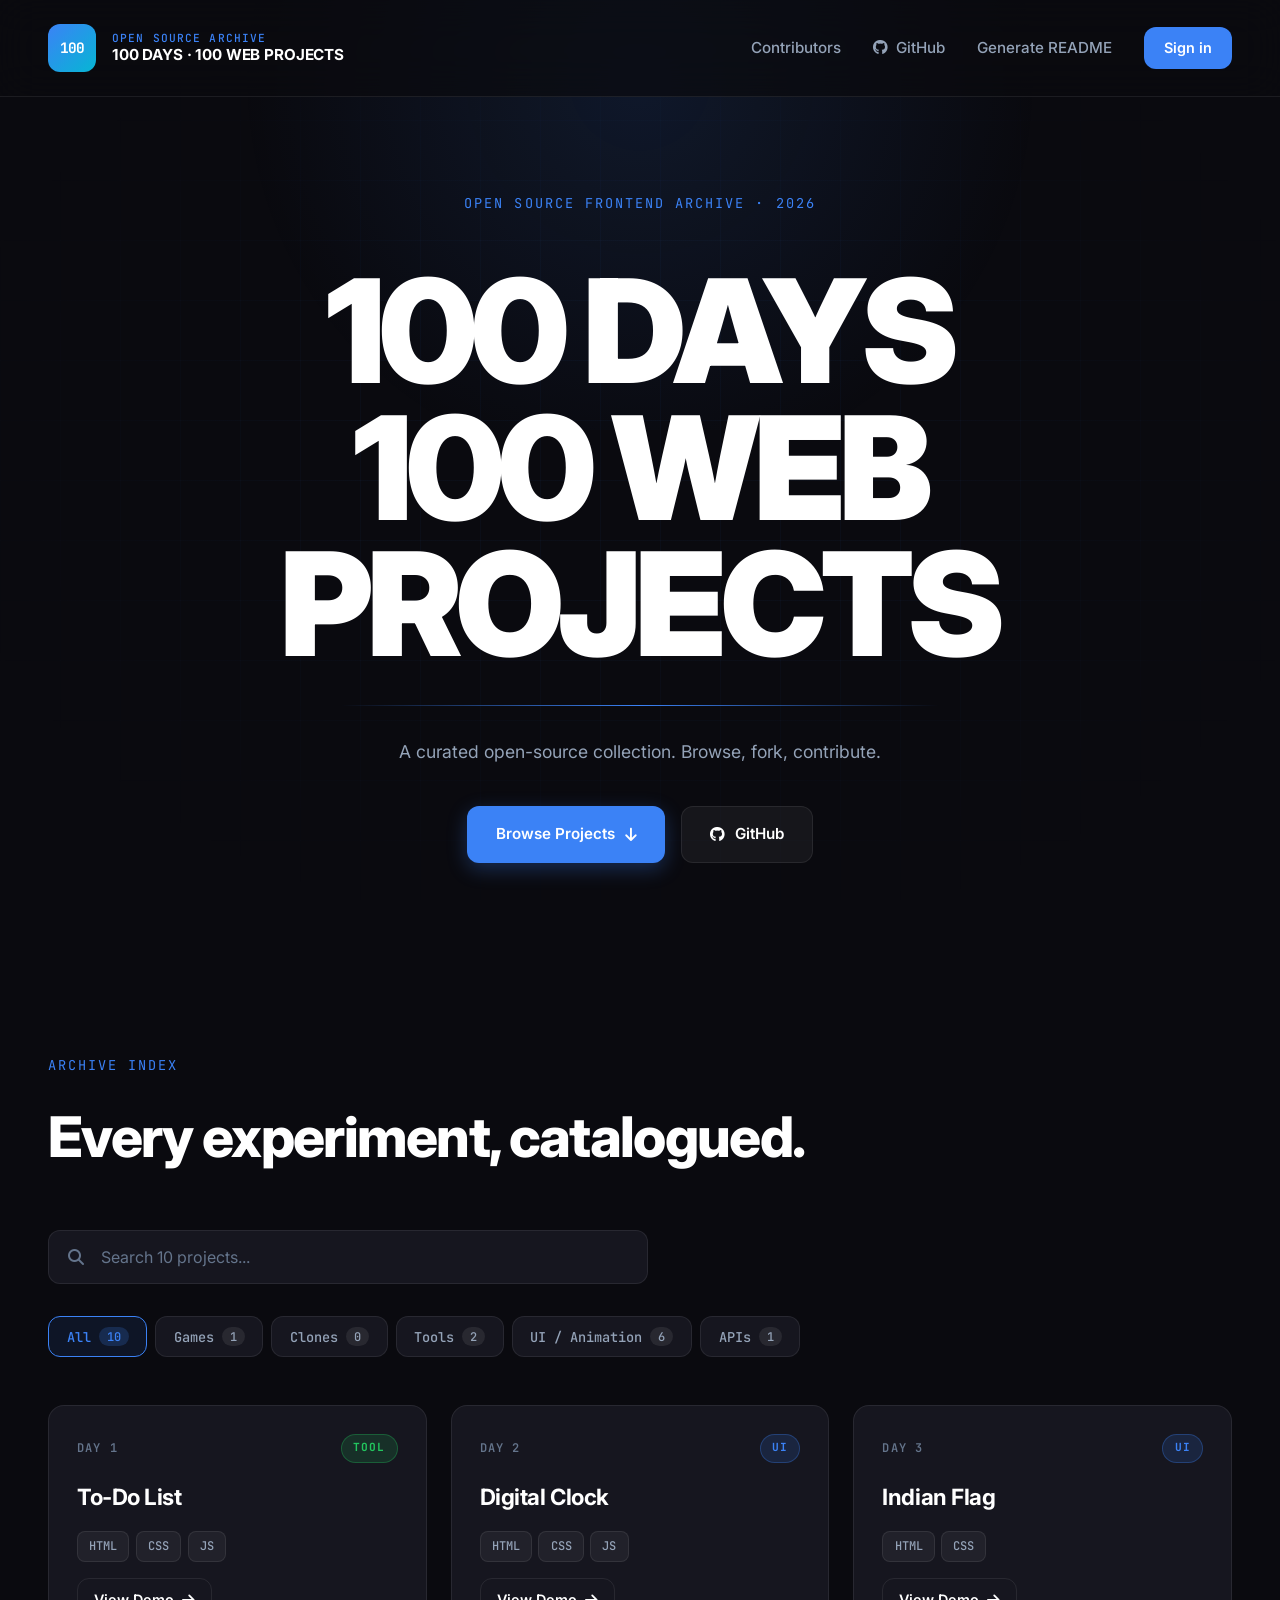
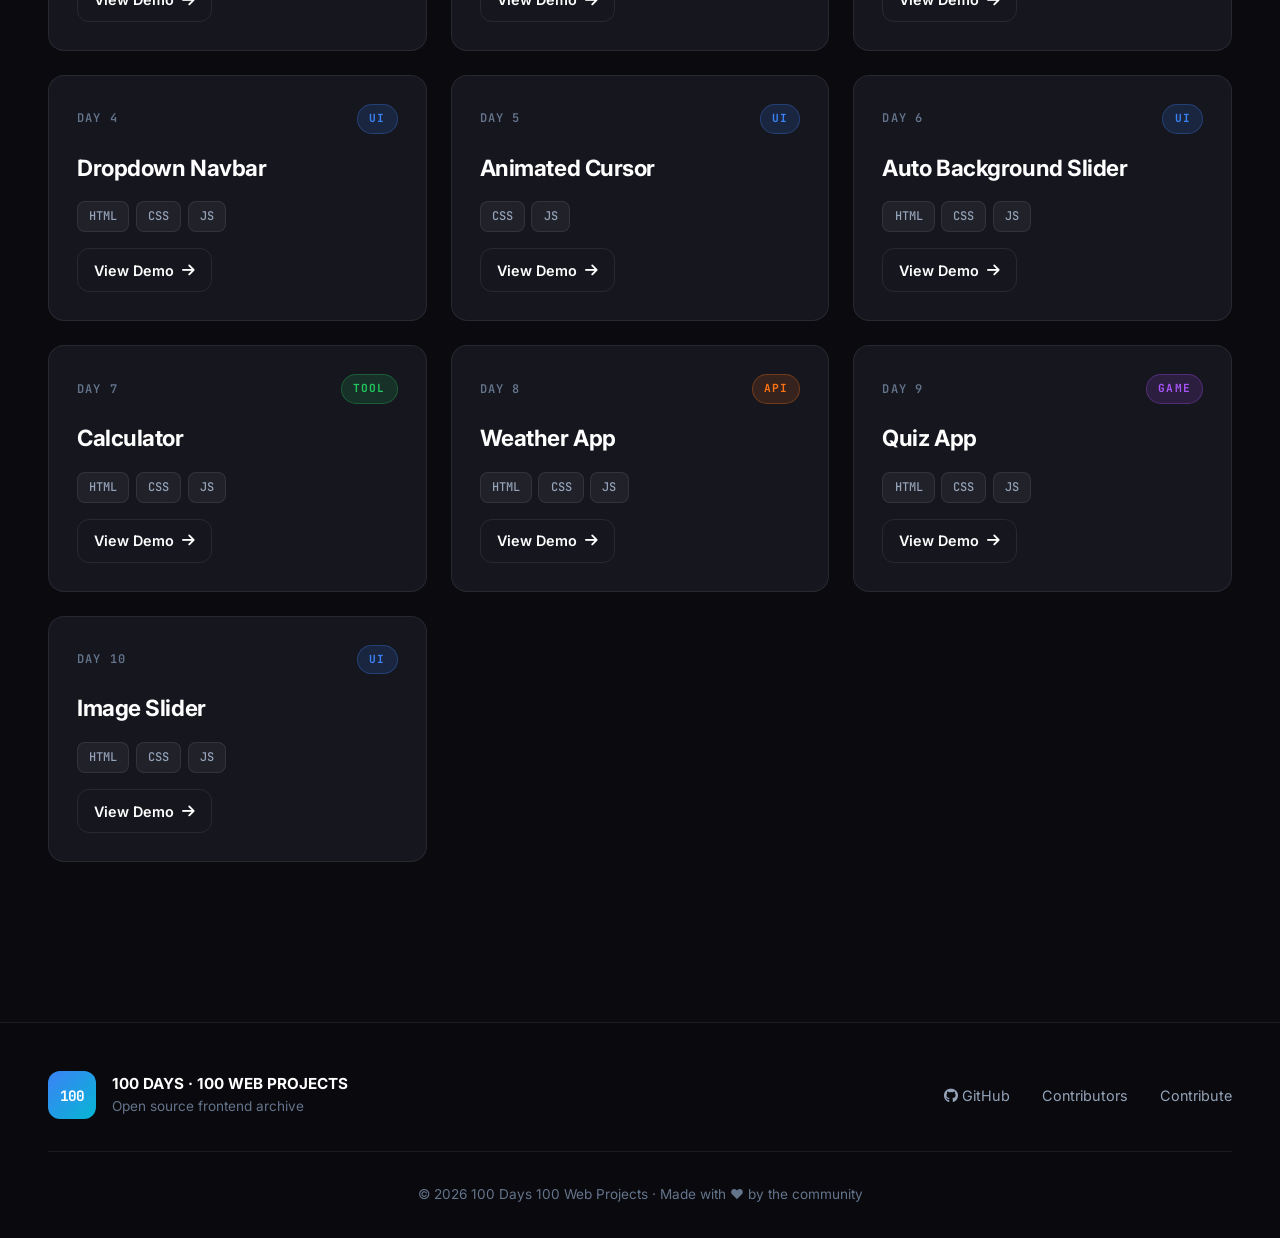
<file: index.html>
<!DOCTYPE html>
<html lang="en">

<head>
    <meta charset="UTF-8" />
    <meta name="viewport" content="width=device-width, initial-scale=1.0" />
    <title>100 Days · 100 Web Projects | Open Source Archive</title>
    <meta name="description" content="A curated open-source collection of 100 web projects. Browse, fork, contribute." />
    <link rel="icon" href="data:," />

    <!-- Fonts -->
    <link rel="preconnect" href="https://fonts.googleapis.com" />
    <link rel="preconnect" href="https://fonts.gstatic.com" crossorigin />
    <link href="https://fonts.googleapis.com/css2?family=Inter:wght@300;400;500;600;700;800;900&family=JetBrains+Mono:wght@400;500;700&display=swap" rel="stylesheet" />

    <!-- Font Awesome -->
    <link rel="stylesheet" href="https://cdnjs.cloudflare.com/ajax/libs/font-awesome/6.4.0/css/all.min.css" />

    <link rel="stylesheet" href="style.css" />
</head>

<body>
    <!-- Background Grid -->
    <div class="bg-grid"></div>
    <div class="bg-glow"></div>

    <!-- ===== Navbar ===== -->
    <header class="navbar">
        <div class="nav-brand">
            <div class="brand-logo">100</div>
            <div class="brand-text">
                <span class="brand-tag">OPEN SOURCE ARCHIVE</span>
                <span class="brand-title">100 DAYS · 100 WEB PROJECTS</span>
            </div>
        </div>

        <nav class="nav-links">
            <a href="contributor.html" class="nav-link">Contributors</a>
            <a href="https://github.com/dhairyagothi/100_days_100_web_project" target="_blank" class="nav-link">
                <i class="fa-brands fa-github"></i> GitHub
            </a>
            <a href="#" class="nav-link" id="generateReadmeBtn">Generate README</a>
            <a href="#" class="nav-btn-primary">Sign in</a>
        </nav>

        <button class="mobile-menu-btn" id="mobileMenuBtn" aria-label="Menu">
      <i class="fa-solid fa-bars"></i>
    </button>
    </header>

    <!-- ===== Hero Section ===== -->
    <section class="hero">
        <p class="hero-tag">OPEN SOURCE FRONTEND ARCHIVE · 2026</p>
        <h1 class="hero-title">
            <span class="hero-line">100 DAYS</span>
            <span class="hero-line">100 WEB</span>
            <span class="hero-line">PROJECTS</span>
        </h1>
        <div class="hero-divider"></div>
        <p class="hero-subtitle">A curated open-source collection. Browse, fork, contribute.</p>

        <div class="hero-actions">
            <a href="#archive" class="btn btn-primary">
        Browse Projects <i class="fa-solid fa-arrow-down"></i>
      </a>
            <a href="https://github.com/dhairyagothi/100_days_100_web_project" target="_blank" class="btn btn-secondary">
                <i class="fa-brands fa-github"></i> GitHub
            </a>
        </div>
    </section>

    <!-- ===== Archive Section ===== -->
    <section class="archive-section" id="archive">
        <p class="section-tag">ARCHIVE INDEX</p>
        <h2 class="section-title">Every experiment, catalogued.</h2>

        <!-- Search Bar -->
        <div class="search-wrapper">
            <i class="fa-solid fa-magnifying-glass search-icon"></i>
            <input type="text" id="searchInput" class="search-input" placeholder="Search projects..." autocomplete="off" />
        </div>

        <!-- Filter Tabs -->
        <div class="filter-tabs" id="filterTabs">
            <button class="filter-tab active" data-filter="all">
        All <span class="tab-count" id="countAll">0</span>
      </button>
            <button class="filter-tab" data-filter="game">Games</button>
            <button class="filter-tab" data-filter="clone">Clones</button>
            <button class="filter-tab" data-filter="tool">Tools</button>
            <button class="filter-tab" data-filter="ui">UI / Animation</button>
            <button class="filter-tab" data-filter="api">APIs</button>
        </div>

        <!-- Projects Grid -->
        <div class="projects-grid" id="projectsGrid">
            <!-- Cards injected by JS -->
        </div>

        <!-- Empty State -->
        <div class="empty-state" id="emptyState" style="display:none;">
            <i class="fa-solid fa-folder-open"></i>
            <h3>No projects found</h3>
            <p>Try adjusting your search or filter</p>
        </div>
    </section>

    <!-- ===== Footer ===== -->
    <footer class="footer">
        <div class="footer-content">
            <div class="footer-brand">
                <div class="brand-logo">100</div>
                <div>
                    <p class="footer-title">100 DAYS · 100 WEB PROJECTS</p>
                    <p class="footer-text">Open source frontend archive</p>
                </div>
            </div>

            <div class="footer-links">
                <a href="https://github.com/dhairyagothi/100_days_100_web_project" target="_blank">
                    <i class="fa-brands fa-github"></i> GitHub
                </a>
                <a href="contributor.html">Contributors</a>
                <a href="https://github.com/dhairyagothi/100_days_100_web_project/blob/main/CONTRIBUTING.md" target="_blank">
          Contribute
        </a>
            </div>
        </div>
        <div class="footer-bottom">
            <p>© 2026 100 Days 100 Web Projects · Made with ❤️ by the community</p>
        </div>
    </footer>

    <script src="index.js"></script>
</body>

</html>
</file>
<file: style.css>
/* ============================================
   CSS Variables & Reset
   ============================================ */

:root {
    --bg-primary: #0a0a0f;
    --bg-secondary: #12121a;
    --bg-card: #16161f;
    --border-color: rgba(255, 255, 255, 0.08);
    --border-hover: rgba(59, 130, 246, 0.4);
    --accent-blue: #3b82f6;
    --accent-cyan: #06b6d4;
    --text-primary: #ffffff;
    --text-secondary: #94a3b8;
    --text-muted: #64748b;
    --radius-sm: 8px;
    --radius-md: 12px;
    --radius-lg: 16px;
    --radius-full: 9999px;
}

* {
    margin: 0;
    padding: 0;
    box-sizing: border-box;
}

html {
    scroll-behavior: smooth;
}

body {
    font-family: 'Inter', -apple-system, BlinkMacSystemFont, sans-serif;
    background-color: var(--bg-primary);
    color: var(--text-primary);
    line-height: 1.6;
    overflow-x: hidden;
    min-height: 100vh;
}

a {
    color: inherit;
    text-decoration: none;
}

button {
    font-family: inherit;
    cursor: pointer;
    border: none;
    background: none;
    color: inherit;
}


/* ============================================
   Background Effects
   ============================================ */

.bg-grid {
    position: fixed;
    inset: 0;
    background-image: linear-gradient(rgba(59, 130, 246, 0.04) 1px, transparent 1px), linear-gradient(90deg, rgba(59, 130, 246, 0.04) 1px, transparent 1px);
    background-size: 60px 60px;
    z-index: -2;
    pointer-events: none;
    mask-image: radial-gradient(ellipse at center, black 30%, transparent 80%);
}

.bg-glow {
    position: fixed;
    top: -30%;
    left: 50%;
    transform: translateX(-50%);
    width: 900px;
    height: 700px;
    background: radial-gradient(circle, rgba(59, 130, 246, 0.12) 0%, transparent 70%);
    z-index: -1;
    pointer-events: none;
}


/* ============================================
   Navbar
   ============================================ */

.navbar {
    display: flex;
    justify-content: space-between;
    align-items: center;
    padding: 1.5rem 3rem;
    border-bottom: 1px solid var(--border-color);
    background: rgba(10, 10, 15, 0.7);
    backdrop-filter: blur(20px);
    -webkit-backdrop-filter: blur(20px);
    position: sticky;
    top: 0;
    z-index: 100;
}

.nav-brand {
    display: flex;
    align-items: center;
    gap: 1rem;
}

.brand-logo {
    width: 48px;
    height: 48px;
    background: linear-gradient(135deg, var(--accent-blue), var(--accent-cyan));
    border-radius: var(--radius-md);
    display: flex;
    align-items: center;
    justify-content: center;
    font-family: 'JetBrains Mono', monospace;
    font-weight: 700;
    font-size: 0.9rem;
    color: white;
    letter-spacing: -0.05em;
}

.brand-text {
    display: flex;
    flex-direction: column;
    line-height: 1.2;
}

.brand-tag {
    font-family: 'JetBrains Mono', monospace;
    font-size: 0.7rem;
    color: var(--accent-blue);
    letter-spacing: 0.1em;
    font-weight: 500;
}

.brand-title {
    font-weight: 700;
    font-size: 0.95rem;
    letter-spacing: -0.01em;
}

.nav-links {
    display: flex;
    align-items: center;
    gap: 2rem;
}

.nav-link {
    color: var(--text-secondary);
    font-size: 0.95rem;
    font-weight: 500;
    transition: color 0.2s;
    display: inline-flex;
    align-items: center;
    gap: 0.5rem;
}

.nav-link:hover {
    color: var(--text-primary);
}

.nav-btn-primary {
    background: var(--accent-blue);
    color: white !important;
    padding: 0.6rem 1.25rem;
    border-radius: var(--radius-md);
    font-weight: 600;
    font-size: 0.9rem;
    transition: all 0.2s;
}

.nav-btn-primary:hover {
    background: #2563eb;
    transform: translateY(-1px);
    box-shadow: 0 6px 20px rgba(59, 130, 246, 0.3);
}

.mobile-menu-btn {
    display: none;
    font-size: 1.5rem;
    color: var(--text-primary);
}


/* ============================================
   Hero Section
   ============================================ */

.hero {
    text-align: center;
    padding: 6rem 2rem 8rem;
    max-width: 1200px;
    margin: 0 auto;
}

.hero-tag {
    font-family: 'JetBrains Mono', monospace;
    font-size: 0.85rem;
    color: var(--accent-blue);
    letter-spacing: 0.15em;
    margin-bottom: 3rem;
}

.hero-title {
    font-size: clamp(3rem, 12vw, 9rem);
    font-weight: 900;
    line-height: 0.95;
    letter-spacing: -0.04em;
    margin-bottom: 2rem;
    display: flex;
    flex-direction: column;
    gap: 0;
}

.hero-line {
    display: block;
    opacity: 0;
    transform: translateY(40px);
    animation: heroFadeUp 0.8s ease-out forwards;
}

.hero-line:nth-child(1) {
    animation-delay: 0.1s;
}

.hero-line:nth-child(2) {
    animation-delay: 0.25s;
}

.hero-line:nth-child(3) {
    animation-delay: 0.4s;
}

@keyframes heroFadeUp {
    to {
        opacity: 1;
        transform: translateY(0);
    }
}

.hero-divider {
    width: 60%;
    max-width: 600px;
    height: 1px;
    background: linear-gradient(90deg, transparent, var(--accent-blue), transparent);
    margin: 2rem auto;
}

.hero-subtitle {
    font-size: 1.1rem;
    color: var(--text-secondary);
    margin-bottom: 2.5rem;
}

.hero-actions {
    display: flex;
    gap: 1rem;
    justify-content: center;
    flex-wrap: wrap;
}


/* ============================================
   Buttons
   ============================================ */

.btn {
    display: inline-flex;
    align-items: center;
    gap: 0.6rem;
    padding: 0.95rem 1.75rem;
    border-radius: var(--radius-md);
    font-weight: 600;
    font-size: 0.95rem;
    transition: all 0.2s;
    cursor: pointer;
    border: 1px solid transparent;
}

.btn-primary {
    background: var(--accent-blue);
    color: white;
    box-shadow: 0 6px 20px rgba(59, 130, 246, 0.3);
}

.btn-primary:hover {
    background: #2563eb;
    transform: translateY(-2px);
    box-shadow: 0 10px 30px rgba(59, 130, 246, 0.5);
}

.btn-secondary {
    background: rgba(255, 255, 255, 0.05);
    color: var(--text-primary);
    border-color: var(--border-color);
}

.btn-secondary:hover {
    background: rgba(255, 255, 255, 0.1);
    border-color: rgba(255, 255, 255, 0.2);
}


/* ============================================
   Archive Section
   ============================================ */

.archive-section {
    padding: 4rem 3rem 6rem;
    max-width: 1400px;
    margin: 0 auto;
}

.section-tag {
    font-family: 'JetBrains Mono', monospace;
    color: var(--accent-blue);
    letter-spacing: 0.15em;
    font-size: 0.85rem;
    margin-bottom: 1rem;
}

.section-title {
    font-size: clamp(2rem, 5vw, 3.5rem);
    font-weight: 800;
    letter-spacing: -0.03em;
    margin-bottom: 3rem;
}


/* Search */

.search-wrapper {
    position: relative;
    max-width: 600px;
    margin-bottom: 2rem;
}

.search-icon {
    position: absolute;
    left: 1.25rem;
    top: 50%;
    transform: translateY(-50%);
    color: var(--text-muted);
    font-size: 1rem;
}

.search-input {
    width: 100%;
    padding: 1rem 1rem 1rem 3.25rem;
    background: var(--bg-card);
    border: 1px solid var(--border-color);
    border-radius: var(--radius-md);
    color: var(--text-primary);
    font-family: inherit;
    font-size: 1rem;
    outline: none;
    transition: all 0.2s;
}

.search-input:focus {
    border-color: var(--accent-blue);
    box-shadow: 0 0 0 4px rgba(59, 130, 246, 0.1);
}

.search-input::placeholder {
    color: var(--text-muted);
}


/* Filter Tabs */

.filter-tabs {
    display: flex;
    gap: 0.5rem;
    margin-bottom: 3rem;
    flex-wrap: wrap;
}

.filter-tab {
    padding: 0.6rem 1.1rem;
    background: var(--bg-card);
    border: 1px solid var(--border-color);
    border-radius: var(--radius-md);
    color: var(--text-secondary);
    font-family: 'JetBrains Mono', monospace;
    font-size: 0.85rem;
    font-weight: 500;
    transition: all 0.2s;
    display: inline-flex;
    align-items: center;
    gap: 0.5rem;
}

.filter-tab:hover {
    color: var(--text-primary);
    border-color: rgba(255, 255, 255, 0.15);
}

.filter-tab.active {
    background: rgba(59, 130, 246, 0.1);
    border-color: var(--accent-blue);
    color: var(--accent-blue);
}

.tab-count {
    background: rgba(255, 255, 255, 0.08);
    padding: 0.1rem 0.5rem;
    border-radius: var(--radius-full);
    font-size: 0.75rem;
}

.filter-tab.active .tab-count {
    background: rgba(59, 130, 246, 0.2);
}


/* ============================================
   Project Cards Grid
   ============================================ */

.projects-grid {
    display: grid;
    grid-template-columns: repeat(auto-fill, minmax(340px, 1fr));
    gap: 1.5rem;
}

.project-card {
    background: var(--bg-card);
    border: 1px solid var(--border-color);
    border-radius: var(--radius-lg);
    padding: 1.75rem;
    transition: all 0.3s ease;
    display: flex;
    flex-direction: column;
    gap: 1rem;
    opacity: 0;
    transform: translateY(20px);
    position: relative;
    overflow: hidden;
}

.project-card.visible {
    opacity: 1;
    transform: translateY(0);
}

.project-card::before {
    content: "";
    position: absolute;
    top: 0;
    left: 0;
    right: 0;
    height: 1px;
    background: linear-gradient(90deg, transparent, var(--accent-blue), transparent);
    opacity: 0;
    transition: opacity 0.3s;
}

.project-card:hover {
    border-color: var(--border-hover);
    transform: translateY(-4px);
    box-shadow: 0 20px 40px rgba(0, 0, 0, 0.3);
}

.project-card:hover::before {
    opacity: 1;
}

.card-header {
    display: flex;
    justify-content: space-between;
    align-items: center;
}

.card-day {
    font-family: 'JetBrains Mono', monospace;
    font-size: 0.75rem;
    color: var(--text-muted);
    letter-spacing: 0.1em;
    font-weight: 600;
}

.card-category {
    font-family: 'JetBrains Mono', monospace;
    font-size: 0.7rem;
    font-weight: 700;
    padding: 0.3rem 0.7rem;
    border-radius: var(--radius-full);
    letter-spacing: 0.1em;
}

.category-tool {
    background: rgba(34, 197, 94, 0.15);
    color: #22c55e;
    border: 1px solid rgba(34, 197, 94, 0.3);
}

.category-ui {
    background: rgba(59, 130, 246, 0.15);
    color: var(--accent-blue);
    border: 1px solid rgba(59, 130, 246, 0.3);
}

.category-game {
    background: rgba(168, 85, 247, 0.15);
    color: #a855f7;
    border: 1px solid rgba(168, 85, 247, 0.3);
}

.category-clone {
    background: rgba(236, 72, 153, 0.15);
    color: #ec4899;
    border: 1px solid rgba(236, 72, 153, 0.3);
}

.category-api {
    background: rgba(249, 115, 22, 0.15);
    color: #f97316;
    border: 1px solid rgba(249, 115, 22, 0.3);
}

.card-title {
    font-size: 1.4rem;
    font-weight: 700;
    letter-spacing: -0.02em;
}

.card-tech {
    display: flex;
    gap: 0.4rem;
    flex-wrap: wrap;
}

.tech-pill {
    background: rgba(255, 255, 255, 0.05);
    border: 1px solid var(--border-color);
    color: var(--text-secondary);
    padding: 0.3rem 0.7rem;
    border-radius: var(--radius-sm);
    font-family: 'JetBrains Mono', monospace;
    font-size: 0.75rem;
    font-weight: 500;
}

.card-link {
    display: inline-flex;
    align-items: center;
    gap: 0.5rem;
    color: var(--text-primary);
    font-weight: 600;
    font-size: 0.9rem;
    margin-top: auto;
    padding-top: 0.5rem;
    transition: gap 0.2s, color 0.2s;
    border: 1px solid var(--border-color);
    padding: 0.6rem 1rem;
    border-radius: var(--radius-md);
    width: fit-content;
}

.card-link:hover {
    color: var(--accent-blue);
    border-color: var(--accent-blue);
    gap: 0.8rem;
}


/* ============================================
   Empty State
   ============================================ */

.empty-state {
    text-align: center;
    padding: 4rem 2rem;
    color: var(--text-muted);
}

.empty-state i {
    font-size: 3rem;
    margin-bottom: 1rem;
    color: var(--text-muted);
}

.empty-state h3 {
    font-size: 1.25rem;
    margin-bottom: 0.5rem;
    color: var(--text-primary);
}


/* ============================================
   Footer
   ============================================ */

.footer {
    border-top: 1px solid var(--border-color);
    padding: 3rem 3rem 2rem;
    margin-top: 4rem;
    background: rgba(10, 10, 15, 0.5);
}

.footer-content {
    max-width: 1400px;
    margin: 0 auto;
    display: flex;
    justify-content: space-between;
    align-items: center;
    flex-wrap: wrap;
    gap: 2rem;
    padding-bottom: 2rem;
    border-bottom: 1px solid var(--border-color);
}

.footer-brand {
    display: flex;
    align-items: center;
    gap: 1rem;
}

.footer-title {
    font-weight: 700;
    font-size: 0.95rem;
}

.footer-text {
    color: var(--text-muted);
    font-size: 0.85rem;
}

.footer-links {
    display: flex;
    gap: 2rem;
    flex-wrap: wrap;
}

.footer-links a {
    color: var(--text-secondary);
    font-size: 0.9rem;
    transition: color 0.2s;
}

.footer-links a:hover {
    color: var(--accent-blue);
}

.footer-bottom {
    max-width: 1400px;
    margin: 0 auto;
    padding-top: 2rem;
    text-align: center;
    color: var(--text-muted);
    font-size: 0.85rem;
}


/* ============================================
   Responsive
   ============================================ */

@media (max-width: 900px) {
    .navbar {
        padding: 1rem 1.5rem;
    }
    .nav-links {
        position: fixed;
        top: 80px;
        right: 0;
        flex-direction: column;
        background: var(--bg-card);
        width: 250px;
        padding: 2rem;
        border-left: 1px solid var(--border-color);
        border-bottom: 1px solid var(--border-color);
        transform: translateX(100%);
        transition: transform 0.3s;
        height: calc(100vh - 80px);
        align-items: flex-start;
    }
    .nav-links.open {
        transform: translateX(0);
    }
    .mobile-menu-btn {
        display: block;
    }
    .brand-text {
        display: none;
    }
    .hero {
        padding: 4rem 1.5rem 6rem;
    }
    .archive-section {
        padding: 3rem 1.5rem 4rem;
    }
    .footer {
        padding: 2rem 1.5rem;
    }
    .footer-content {
        flex-direction: column;
        text-align: center;
    }
}

@media (max-width: 600px) {
    .projects-grid {
        grid-template-columns: 1fr;
    }
    .hero-actions {
        flex-direction: column;
        align-items: stretch;
    }
    .btn {
        justify-content: center;
    }
}
</file>
